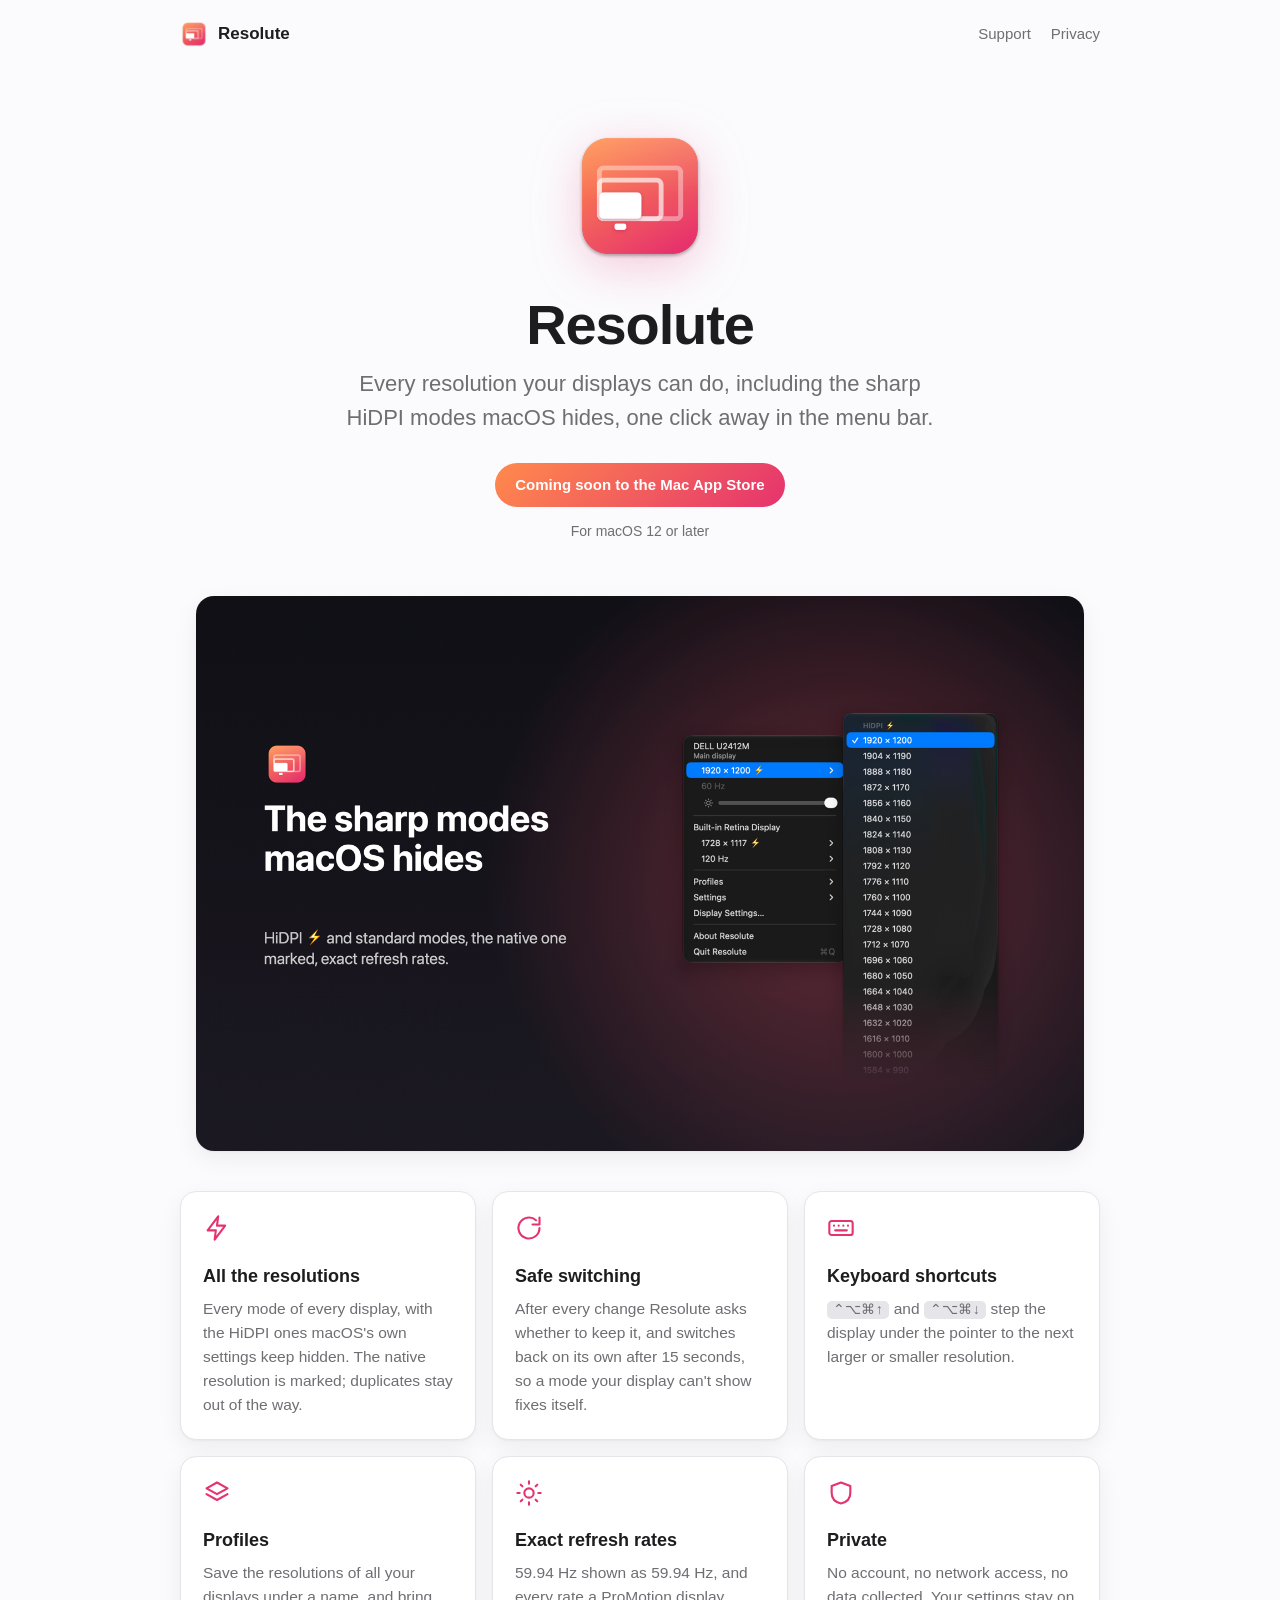
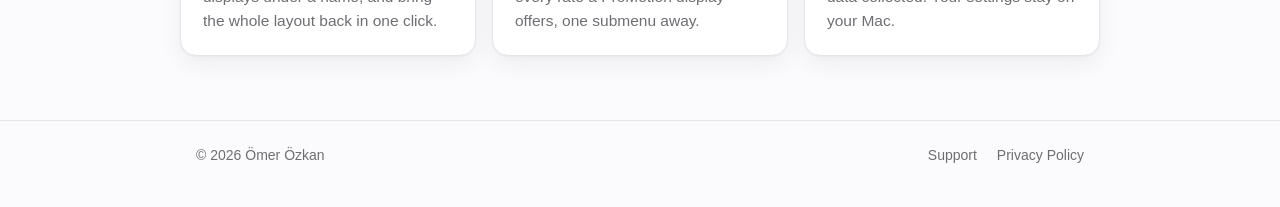
<file: index.html>
<!doctype html>
<html lang="en">
<head>
<meta charset="utf-8">
<meta name="viewport" content="width=device-width, initial-scale=1">
<title>Resolute — Every resolution your displays can do</title>
<meta name="description" content="Resolute puts every resolution your Mac's displays support in the menu bar, including the sharp HiDPI modes macOS hides.">
<link rel="icon" href="assets/favicon.png">
<link rel="stylesheet" href="assets/site.css">
</head>
<body>
<header class="wrap top">
	<a class="brand" href="./"><img src="assets/icon.png" alt="">Resolute</a>
	<nav><a href="support.html">Support</a><a href="privacy.html">Privacy</a></nav>
</header>

<main>
	<section class="wrap hero">
		<img src="assets/icon.png" alt="Resolute app icon">
		<h1>Resolute</h1>
		<p class="lead">Every resolution your displays can do, including the sharp HiDPI modes macOS hides, one click away in the menu bar.</p>
		<span class="badge">Coming soon to the Mac App Store</span>
		<p class="requirements">For macOS 12 or later</p>
	</section>

	<section class="wrap shot">
		<img src="assets/screenshot.png" alt="Resolute's menu, with the HiDPI resolutions of an external display" width="1600" height="1000">
	</section>

	<section class="wrap features">
		<div class="feature">
			<svg viewBox="0 0 24 24"><path d="M13 2 4 14h7l-1 8 9-12h-7l1-8z"/></svg>
			<h3>All the resolutions</h3>
			<p>Every mode of every display, with the HiDPI ones macOS's own settings keep hidden. The native resolution is marked; duplicates stay out of the way.</p>
		</div>
		<div class="feature">
			<svg viewBox="0 0 24 24"><path d="M21 12a9 9 0 1 1-3-6.7"/><path d="M21 3v6h-6"/></svg>
			<h3>Safe switching</h3>
			<p>After every change Resolute asks whether to keep it, and switches back on its own after 15 seconds, so a mode your display can't show fixes itself.</p>
		</div>
		<div class="feature">
			<svg viewBox="0 0 24 24"><rect x="2" y="6" width="20" height="12" rx="2"/><path d="M6 10h.01M10 10h.01M14 10h.01M18 10h.01M7 14h10"/></svg>
			<h3>Keyboard shortcuts</h3>
			<p><kbd>⌃⌥⌘↑</kbd> and <kbd>⌃⌥⌘↓</kbd> step the display under the pointer to the next larger or smaller resolution.</p>
		</div>
		<div class="feature">
			<svg viewBox="0 0 24 24"><path d="m12 3 9 5-9 5-9-5 9-5z"/><path d="m3 13 9 5 9-5"/></svg>
			<h3>Profiles</h3>
			<p>Save the resolutions of all your displays under a name, and bring the whole layout back in one click.</p>
		</div>
		<div class="feature">
			<svg viewBox="0 0 24 24"><circle cx="12" cy="12" r="4"/><path d="M12 2v2M12 20v2M4.9 4.9l1.4 1.4M17.7 17.7l1.4 1.4M2 12h2M20 12h2M4.9 19.1l1.4-1.4M17.7 6.3l1.4-1.4"/></svg>
			<h3>Exact refresh rates</h3>
			<p>59.94 Hz shown as 59.94 Hz, and every rate a ProMotion display offers, one submenu away.</p>
		</div>
		<div class="feature">
			<svg viewBox="0 0 24 24"><path d="M12 3 4 6v6c0 5 3.5 8 8 9 4.5-1 8-4 8-9V6l-8-3z"/></svg>
			<h3>Private</h3>
			<p>No account, no network access, no data collected. Your settings stay on your Mac.</p>
		</div>
	</section>
</main>

<footer>
	<div class="wrap">
		<span>© 2026 Ömer Özkan</span>
		<nav><a href="support.html">Support</a><a href="privacy.html">Privacy Policy</a></nav>
	</div>
</footer>
</body>
</html>
</file>
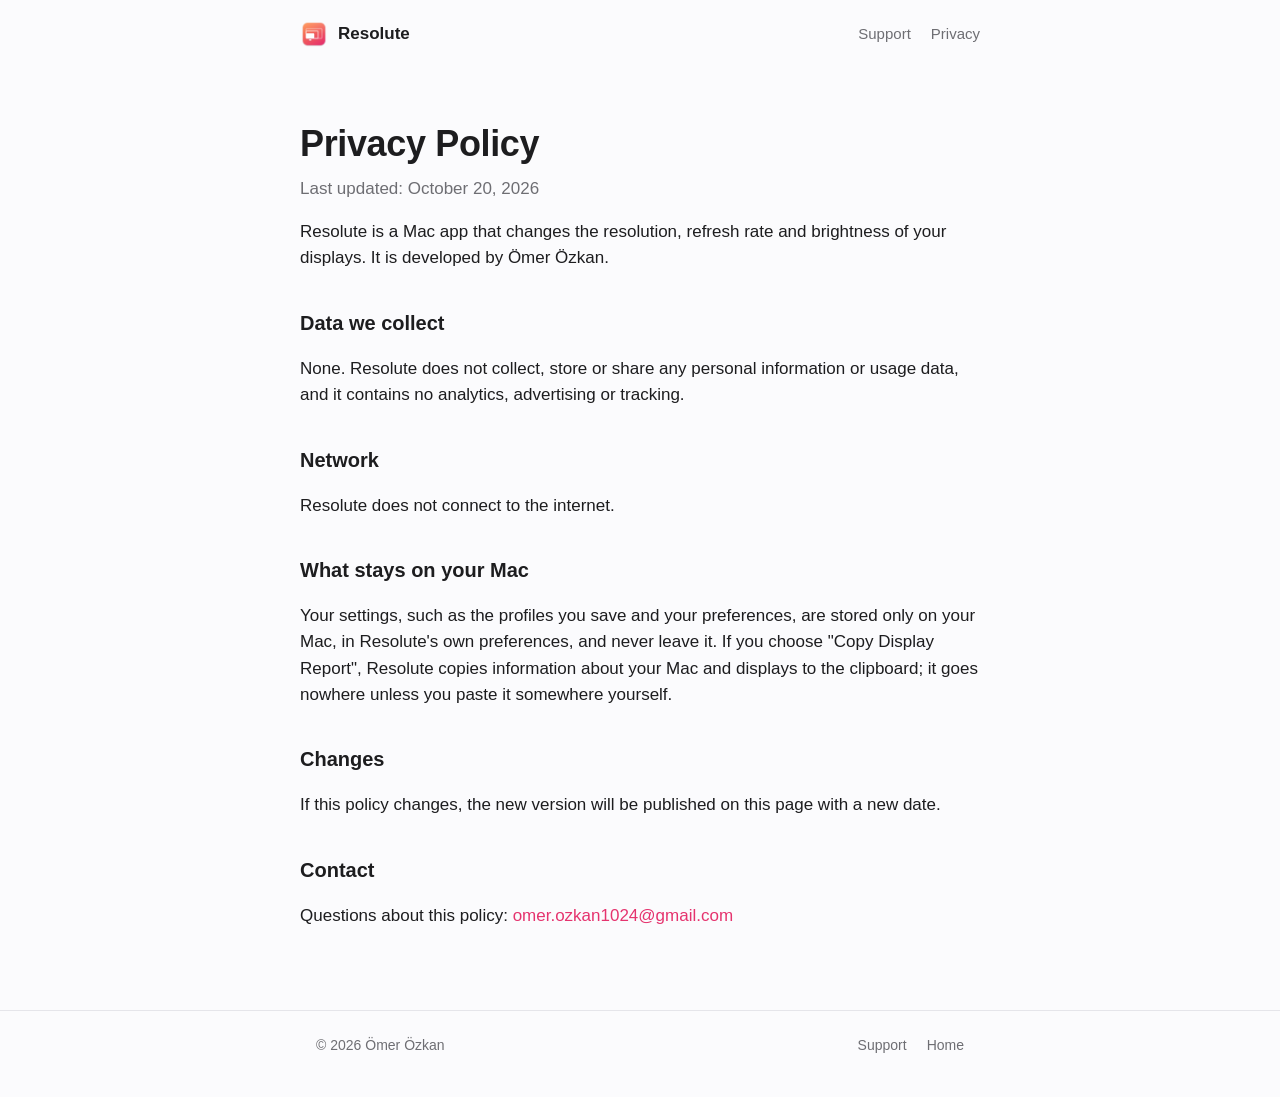
<file: privacy.html>
<!doctype html>
<html lang="en">
<head>
<meta charset="utf-8">
<meta name="viewport" content="width=device-width, initial-scale=1">
<title>Resolute Privacy Policy</title>
<link rel="icon" href="assets/favicon.png">
<link rel="stylesheet" href="assets/site.css">
</head>
<body>
<header class="wrap top narrow">
	<a class="brand" href="./"><img src="assets/icon.png" alt="">Resolute</a>
	<nav><a href="support.html">Support</a><a href="privacy.html">Privacy</a></nav>
</header>

<main class="wrap narrow doc">
	<h1>Privacy Policy</h1>
	<p class="updated">Last updated: October 20, 2026</p>

	<p>Resolute is a Mac app that changes the resolution, refresh rate and brightness of your displays. It is developed by Ömer Özkan.</p>

	<h2>Data we collect</h2>
	<p>None. Resolute does not collect, store or share any personal information or usage data, and it contains no analytics, advertising or tracking.</p>

	<h2>Network</h2>
	<p>Resolute does not connect to the internet.</p>

	<h2>What stays on your Mac</h2>
	<p>Your settings, such as the profiles you save and your preferences, are stored only on your Mac, in Resolute's own preferences, and never leave it. If you choose "Copy Display Report", Resolute copies information about your Mac and displays to the clipboard; it goes nowhere unless you paste it somewhere yourself.</p>

	<h2>Changes</h2>
	<p>If this policy changes, the new version will be published on this page with a new date.</p>

	<h2>Contact</h2>
	<p>Questions about this policy: <a href="mailto:omer.ozkan1024@gmail.com">omer.ozkan1024@gmail.com</a></p>
</main>

<footer>
	<div class="wrap narrow">
		<span>© 2026 Ömer Özkan</span>
		<nav><a href="support.html">Support</a><a href="./">Home</a></nav>
	</div>
</footer>
</body>
</html>
</file>
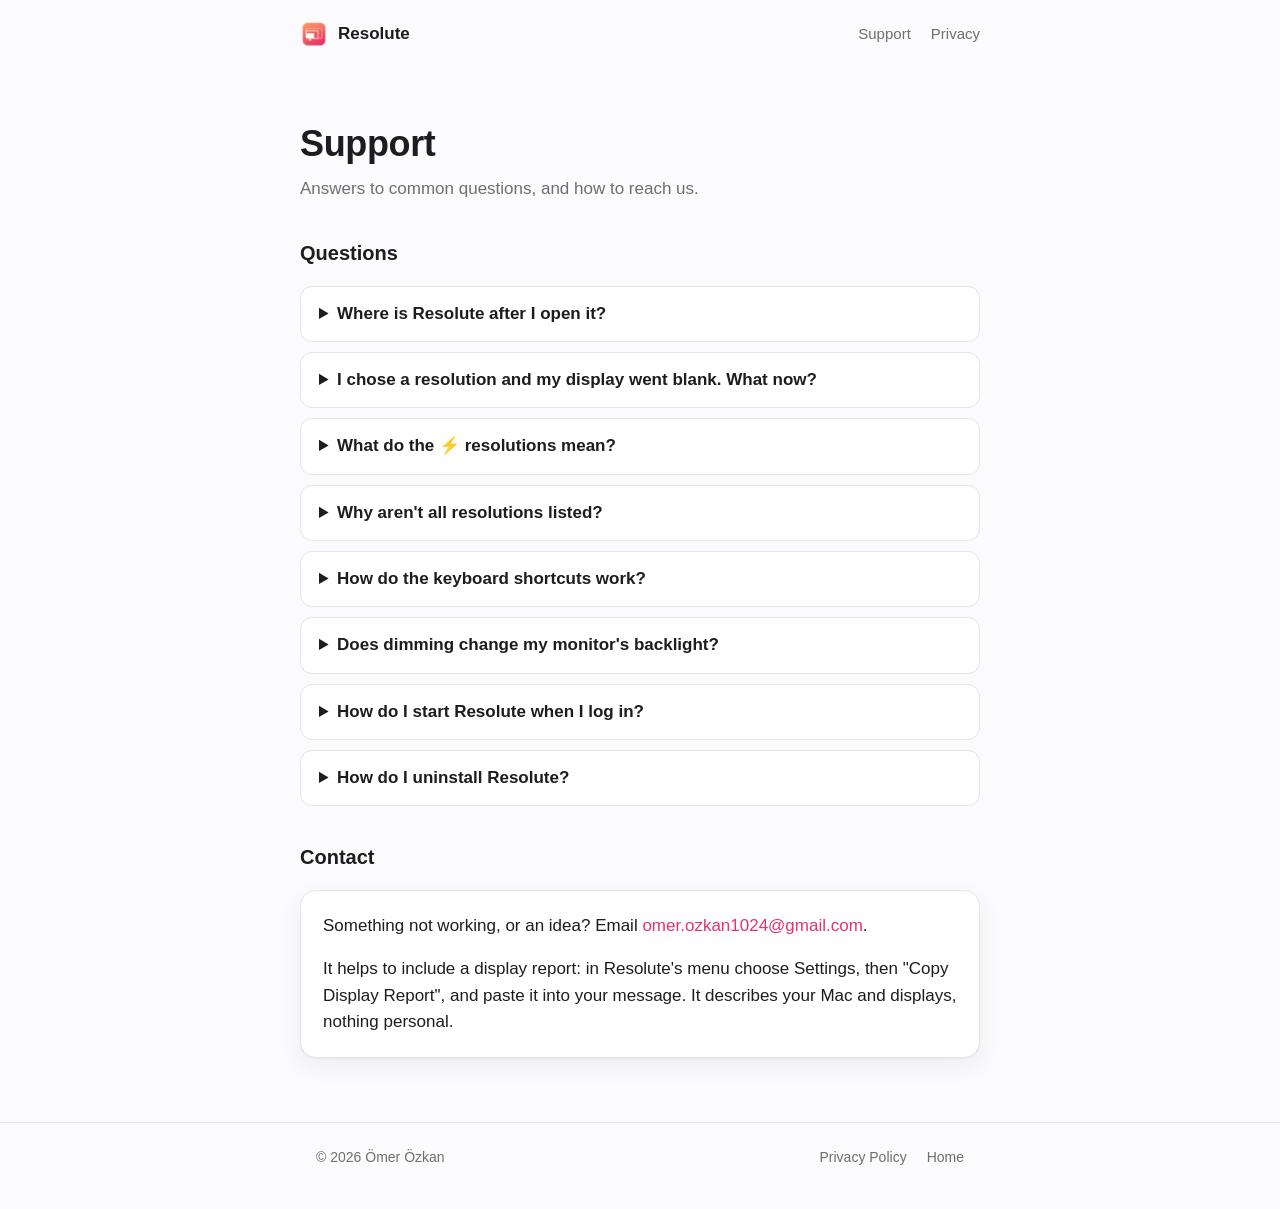
<file: support.html>
<!doctype html>
<html lang="en">
<head>
<meta charset="utf-8">
<meta name="viewport" content="width=device-width, initial-scale=1">
<title>Resolute Support</title>
<link rel="icon" href="assets/favicon.png">
<link rel="stylesheet" href="assets/site.css">
</head>
<body>
<header class="wrap top narrow">
	<a class="brand" href="./"><img src="assets/icon.png" alt="">Resolute</a>
	<nav><a href="support.html">Support</a><a href="privacy.html">Privacy</a></nav>
</header>

<main class="wrap narrow doc">
	<h1>Support</h1>
	<p class="updated">Answers to common questions, and how to reach us.</p>

	<h2>Questions</h2>

	<details>
		<summary>Where is Resolute after I open it?</summary>
		<p>Resolute lives in the menu bar, at the top right of the screen, as a small screen in front of a larger one. It has no Dock icon or window. If you don't see it, your menu bar may be full: quit another menu bar app, or on a MacBook with a notch, try with fewer icons.</p>
	</details>

	<details>
		<summary>I chose a resolution and my display went blank. What now?</summary>
		<p>Wait 15 seconds. After every change Resolute asks whether to keep it, and without an answer it switches back to the previous resolution on its own. You can also press Esc to revert right away.</p>
	</details>

	<details>
		<summary>What do the ⚡ resolutions mean?</summary>
		<p>They are HiDPI modes: the desktop is drawn at twice the pixels and scaled to your display, so text and images look sharper. Standard modes are drawn at the display's pixels as they are.</p>
	</details>

	<details>
		<summary>Why aren't all resolutions listed?</summary>
		<p>Like macOS, Resolute hides low-resolution copies of HiDPI sizes and very small modes. Choose "Show All Resolutions" at the bottom of a resolution menu, or turn it on in Settings, to see everything your display offers.</p>
	</details>

	<details>
		<summary>How do the keyboard shortcuts work?</summary>
		<p>Put the pointer on a display and press <kbd>⌃⌥⌘↑</kbd> for the next larger resolution or <kbd>⌃⌥⌘↓</kbd> for the next smaller one. You can turn the shortcuts off in Settings.</p>
	</details>

	<details>
		<summary>Does dimming change my monitor's backlight?</summary>
		<p>No. Resolute dims the picture it sends to an external display, which also lets it go darker than the monitor's own lowest setting. The monitor's backlight stays as you set it with its buttons.</p>
	</details>

	<details>
		<summary>How do I start Resolute when I log in?</summary>
		<p>Open Resolute's menu, then Settings, and turn on "Launch at Login".</p>
	</details>

	<details>
		<summary>How do I uninstall Resolute?</summary>
		<p>Choose "Quit Resolute" from its menu, then move Resolute from the Applications folder to the Trash.</p>
	</details>

	<h2>Contact</h2>
	<div class="contact">
		<p>Something not working, or an idea? Email <a href="mailto:omer.ozkan1024@gmail.com">omer.ozkan1024@gmail.com</a>.</p>
		<p>It helps to include a display report: in Resolute's menu choose Settings, then "Copy Display Report", and paste it into your message. It describes your Mac and displays, nothing personal.</p>
	</div>
</main>

<footer>
	<div class="wrap narrow">
		<span>© 2026 Ömer Özkan</span>
		<nav><a href="privacy.html">Privacy Policy</a><a href="./">Home</a></nav>
	</div>
</footer>
</body>
</html>
</file>
<file: assets/site.css>
:root {
	--bg: #fbfbfd;
	--surface: #ffffff;
	--text: #1d1d1f;
	--muted: #6e6e73;
	--line: #e5e5ea;
	--accent: #e5336e;
	--accent-2: #ff8a4c;
	--shadow: 0 1px 2px rgba(0, 0, 0, 0.04), 0 8px 24px rgba(0, 0, 0, 0.06);
	color-scheme: light dark;
}

@media (prefers-color-scheme: dark) {
	:root {
		--bg: #111114;
		--surface: #1c1c20;
		--text: #f5f5f7;
		--muted: #a1a1a6;
		--line: #2c2c31;
		--accent: #ff6b95;
		--accent-2: #ffa06b;
		--shadow: 0 1px 2px rgba(0, 0, 0, 0.3), 0 8px 24px rgba(0, 0, 0, 0.35);
	}
}

* { box-sizing: border-box; }

body {
	margin: 0;
	background: var(--bg);
	color: var(--text);
	font: 17px/1.55 -apple-system, BlinkMacSystemFont, "SF Pro Text", "Helvetica Neue", Arial, sans-serif;
	-webkit-font-smoothing: antialiased;
}

a { color: var(--accent); text-decoration: none; }
a:hover { text-decoration: underline; }

.wrap { max-width: 920px; margin: 0 auto; padding: 0 16px; }
.narrow { max-width: 680px; }

/* Top bar */
.top { display: flex; align-items: center; justify-content: space-between; padding: 20px 0; }
.brand { display: flex; align-items: center; gap: 10px; color: var(--text); font-weight: 600; }
.brand img { width: 28px; height: 28px; }
.top nav { display: flex; gap: 20px; font-size: 15px; }
.top nav a { color: var(--muted); }
.top nav a:hover { color: var(--text); text-decoration: none; }

/* Hero */
.hero { text-align: center; padding: 56px 0 40px; }
.hero img { width: 144px; height: 144px; filter: drop-shadow(0 12px 24px rgba(229, 51, 110, 0.25)); }
.hero h1 { font-size: clamp(40px, 7vw, 56px); line-height: 1.05; letter-spacing: -0.02em; margin: 20px 0 12px; }
.hero p.lead { font-size: clamp(19px, 3vw, 22px); color: var(--muted); max-width: 620px; margin: 0 auto; }
.badge {
	display: inline-block; margin-top: 28px; padding: 10px 20px; border-radius: 999px;
	background: linear-gradient(135deg, var(--accent-2), var(--accent)); color: #fff; font-weight: 600; font-size: 15px;
}
.requirements { margin-top: 14px; font-size: 14px; color: var(--muted); }

/* Screenshot */
.shot { padding-bottom: 16px; }
.shot img { display: block; width: 100%; height: auto; border-radius: 18px; box-shadow: var(--shadow); }

/* Features */
.features { display: grid; grid-template-columns: repeat(auto-fit, minmax(260px, 1fr)); gap: 16px; padding: 24px 0 64px; }
.feature { background: var(--surface); border: 1px solid var(--line); border-radius: 16px; padding: 22px; box-shadow: var(--shadow); }
.feature svg { width: 28px; height: 28px; stroke: var(--accent); fill: none; stroke-width: 1.8; stroke-linecap: round; stroke-linejoin: round; }
.feature h3 { margin: 12px 0 6px; font-size: 18px; }
.feature p { margin: 0; color: var(--muted); font-size: 15.5px; }

/* Document pages */
.doc { padding: 24px 0 64px; }
.doc h1 { font-size: 36px; letter-spacing: -0.01em; margin: 24px 0 4px; }
.doc .updated { color: var(--muted); margin-top: 0; }
.doc h2 { font-size: 20px; margin-top: 36px; }
details { background: var(--surface); border: 1px solid var(--line); border-radius: 12px; padding: 14px 18px; margin: 10px 0; }
details summary { cursor: pointer; font-weight: 600; }
details p { margin: 10px 0 0; color: var(--muted); }
kbd { font: 14px ui-monospace, SFMono-Regular, Menlo, monospace; background: var(--line); border-radius: 5px; padding: 1px 6px; }
.contact { background: var(--surface); border: 1px solid var(--line); border-radius: 16px; padding: 22px; box-shadow: var(--shadow); }
.contact p:first-child { margin-top: 0; }
.contact p:last-child { margin-bottom: 0; }

/* Footer */
footer { border-top: 1px solid var(--line); padding: 24px 0 40px; color: var(--muted); font-size: 14px; }
footer .wrap { display: flex; flex-wrap: wrap; gap: 12px 24px; justify-content: space-between; }
footer nav { display: flex; gap: 20px; }
footer a { color: var(--muted); }

@media (max-width: 520px) {
	.top nav { gap: 14px; }
	.hero { padding-top: 32px; }
}
</file>
